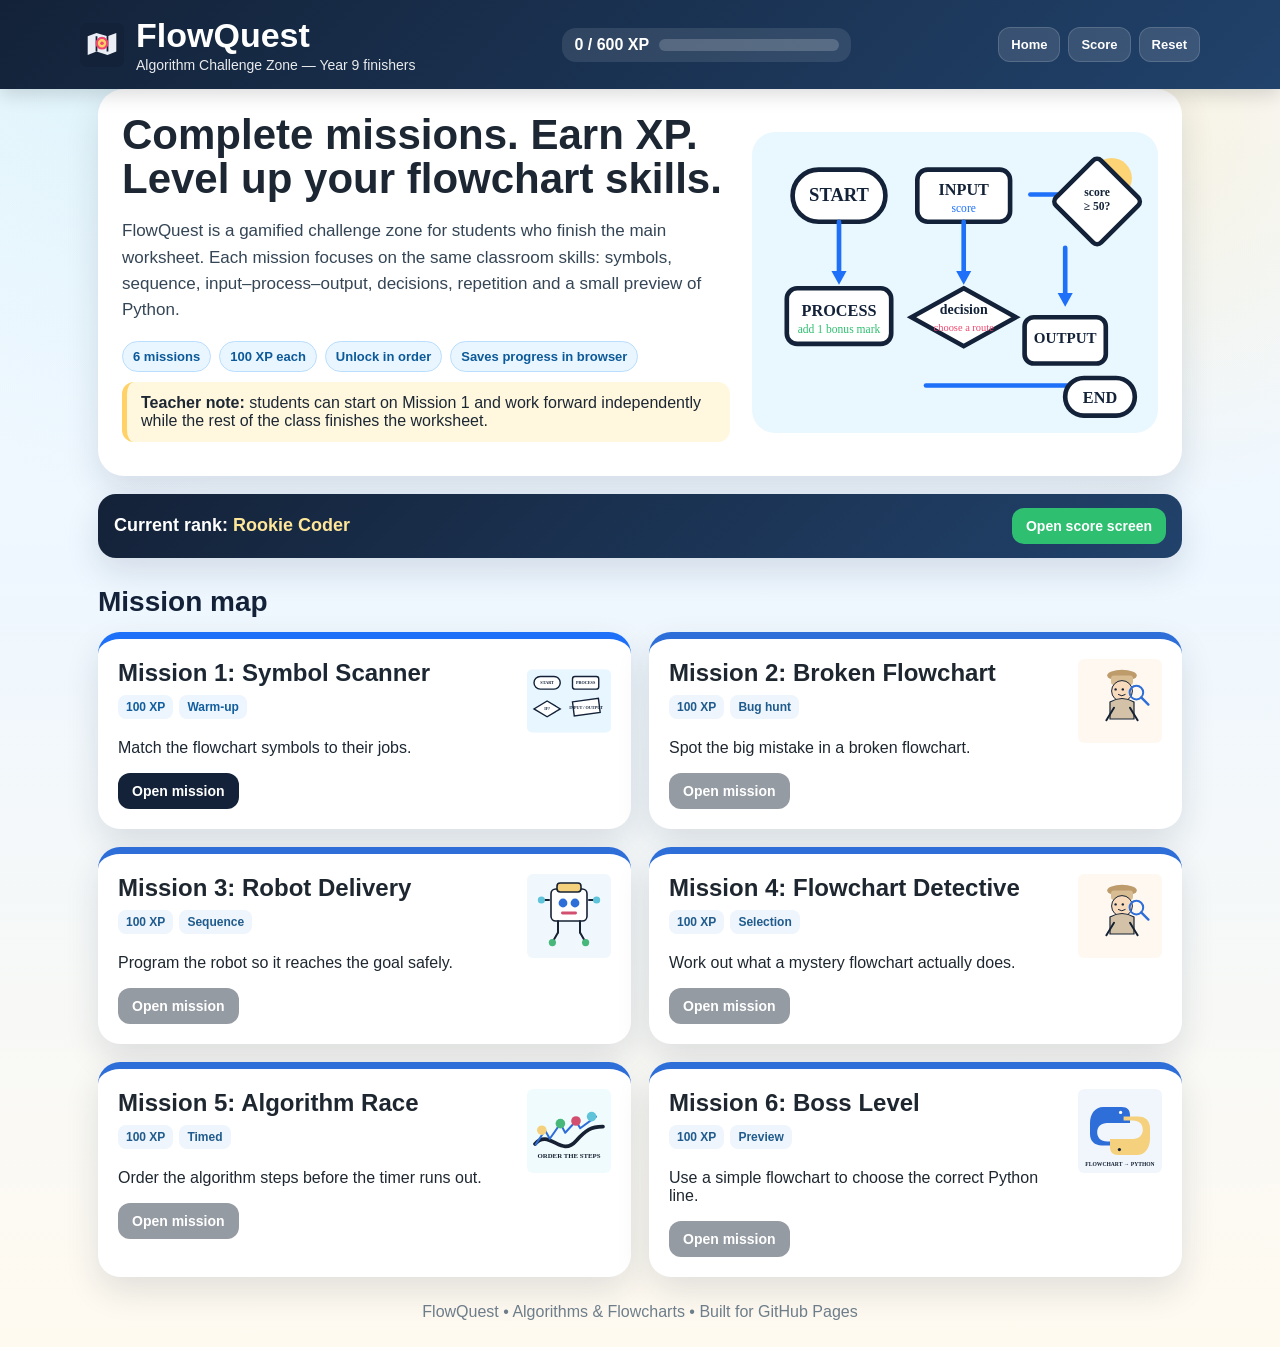
<file: index.html>
<!DOCTYPE html><html lang="en"><head>
<meta charset="UTF-8"><meta name="viewport" content="width=device-width, initial-scale=1.0">
<title>FlowQuest</title><link rel="stylesheet" href="style.css"><script src="app.js"></script>
</head><body>
<div id="siteHeader"></div>
<main class="wrap">
  <section class="hero">
    <div>
      <h2>Complete missions. Earn XP. Level up your flowchart skills.</h2>
      <p>FlowQuest is a gamified challenge zone for students who finish the main worksheet. Each mission focuses on the same classroom skills: symbols, sequence, input–process–output, decisions, repetition and a small preview of Python.</p>
      <div class="badgebar">
        <span class="badge">6 missions</span>
        <span class="badge">100 XP each</span>
        <span class="badge">Unlock in order</span>
        <span class="badge">Saves progress in browser</span>
      </div>
      <div class="note"><strong>Teacher note:</strong> students can start on Mission 1 and work forward independently while the rest of the class finishes the worksheet.</div>
    </div>
    <img src="hero-flowchart.svg" alt="Colourful flowchart illustration">
  </section>
  <div class="level-banner"><strong>Current rank: <span id="rankText">Rookie Coder</span></strong><a class="btn green" href="score.html">Open score screen</a></div>

  <h2 class="section-title">Mission map</h2>
  <section class="cardgrid">
    <article class="card" id="card1">
      <img class="thumb" src="symbols.svg" alt="Flowchart symbols">
      <h3>Mission 1: Symbol Scanner</h3>
      <div class="meta"><span class="chip">100 XP</span><span class="chip">Warm-up</span></div>
      <p>Match the flowchart symbols to their jobs.</p>
      <a class="btn" href="mission1.html">Open mission</a>
    </article>
    <article class="card locked" id="card2">
      <img class="thumb" src="detective.svg" alt="Detective with magnifying glass">
      <h3>Mission 2: Broken Flowchart</h3>
      <div class="meta"><span class="chip">100 XP</span><span class="chip">Bug hunt</span></div>
      <p>Spot the big mistake in a broken flowchart.</p>
      <a class="btn" href="mission2.html" data-requires="1">Open mission</a>
    </article>
    <article class="card locked" id="card3">
      <img class="thumb" src="robot.svg" alt="Robot illustration">
      <h3>Mission 3: Robot Delivery</h3>
      <div class="meta"><span class="chip">100 XP</span><span class="chip">Sequence</span></div>
      <p>Program the robot so it reaches the goal safely.</p>
      <a class="btn" href="mission3.html" data-requires="2">Open mission</a>
    </article>
    <article class="card locked" id="card4">
      <img class="thumb" src="detective.svg" alt="Detective illustration">
      <h3>Mission 4: Flowchart Detective</h3>
      <div class="meta"><span class="chip">100 XP</span><span class="chip">Selection</span></div>
      <p>Work out what a mystery flowchart actually does.</p>
      <a class="btn" href="mission4.html" data-requires="3">Open mission</a>
    </article>
    <article class="card locked" id="card5">
      <img class="thumb" src="race.svg" alt="Race illustration">
      <h3>Mission 5: Algorithm Race</h3>
      <div class="meta"><span class="chip">100 XP</span><span class="chip">Timed</span></div>
      <p>Order the algorithm steps before the timer runs out.</p>
      <a class="btn" href="mission5.html" data-requires="4">Open mission</a>
    </article>
    <article class="card locked" id="card6">
      <img class="thumb" src="python.svg" alt="Python illustration">
      <h3>Mission 6: Boss Level</h3>
      <div class="meta"><span class="chip">100 XP</span><span class="chip">Preview</span></div>
      <p>Use a simple flowchart to choose the correct Python line.</p>
      <a class="btn" href="mission6.html" data-requires="5">Open mission</a>
    </article>
  </section>
</main>
<div id="siteFooter"></div>
</body></html>
</file>
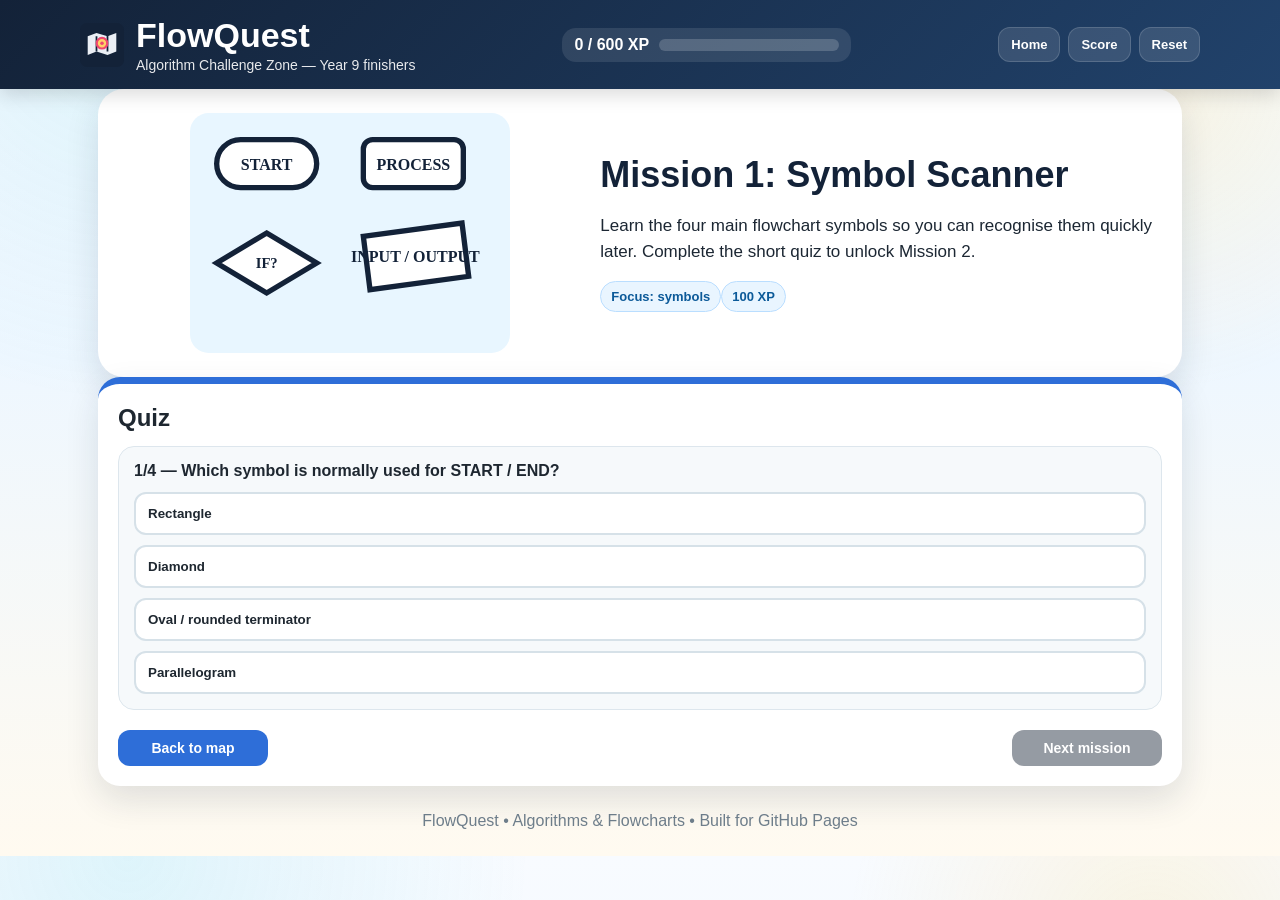
<file: mission1.html>
<!DOCTYPE html><html lang="en"><head><meta charset="UTF-8"><meta name="viewport" content="width=device-width, initial-scale=1.0"><title>Mission 1</title><link rel="stylesheet" href="style.css"><script src="app.js"></script></head><body>
<div id="siteHeader"></div><main class="wrap">
<section class="mission-hero"><img src="symbols.svg" alt="Flowchart symbols"><div><h2>Mission 1: Symbol Scanner</h2><p>Learn the four main flowchart symbols so you can recognise them quickly later. Complete the short quiz to unlock Mission 2.</p><div class="badgebar"><span class="badge">Focus: symbols</span><span class="badge">100 XP</span></div></div></section>
<section class="card"><h3>Quiz</h3><div id="quizPanel" class="panel"></div><div class="pager"><a class="btn alt" href="index.html">Back to map</a><a class="btn" href="mission2.html" data-requires="1">Next mission</a></div></section>
</main><div id="siteFooter"></div>
<script>
const qs=[["Which symbol is normally used for START / END?",["Rectangle","Diamond","Oval / rounded terminator","Parallelogram"],2],["Which symbol is used for a decision?",["Diamond","Rectangle","Oval","Arrow"],0],["Which symbol is usually used for input / output?",["Diamond","Parallelogram","Rectangle","Circle"],1],["Which symbol is normally used for a process or calculation?",["Rectangle","Diamond","Oval","Arrow"],0]];
let qi=0,score=0; function showQ(){const p=document.getElementById('quizPanel'); if(qi>=qs.length){fqComplete(1); p.innerHTML=fqCompletePanel(1,'mission2.html'); return;} const [q,opts,a]=qs[qi]; p.innerHTML=`<strong>${qi+1}/4 — ${q}</strong><div class="choice-list">${opts.map((o,i)=>`<button class="choice" onclick="ans(${i},${a},this)">${o}</button>`).join('')}</div><div id="fb"></div>`;} function ans(i,a,el){[...el.parentElement.children].forEach(b=>b.disabled=true); if(i===a){score++;el.classList.add('correct'); document.getElementById('fb').innerHTML='<div class="feedback good">Correct.</div>';} else {el.classList.add('wrong'); document.getElementById('fb').innerHTML='<div class="feedback bad">Not quite. Think about the purpose of each symbol.</div>';} setTimeout(()=>{qi++;showQ();},900);} document.addEventListener('DOMContentLoaded',showQ);
</script></body></html>
</file>
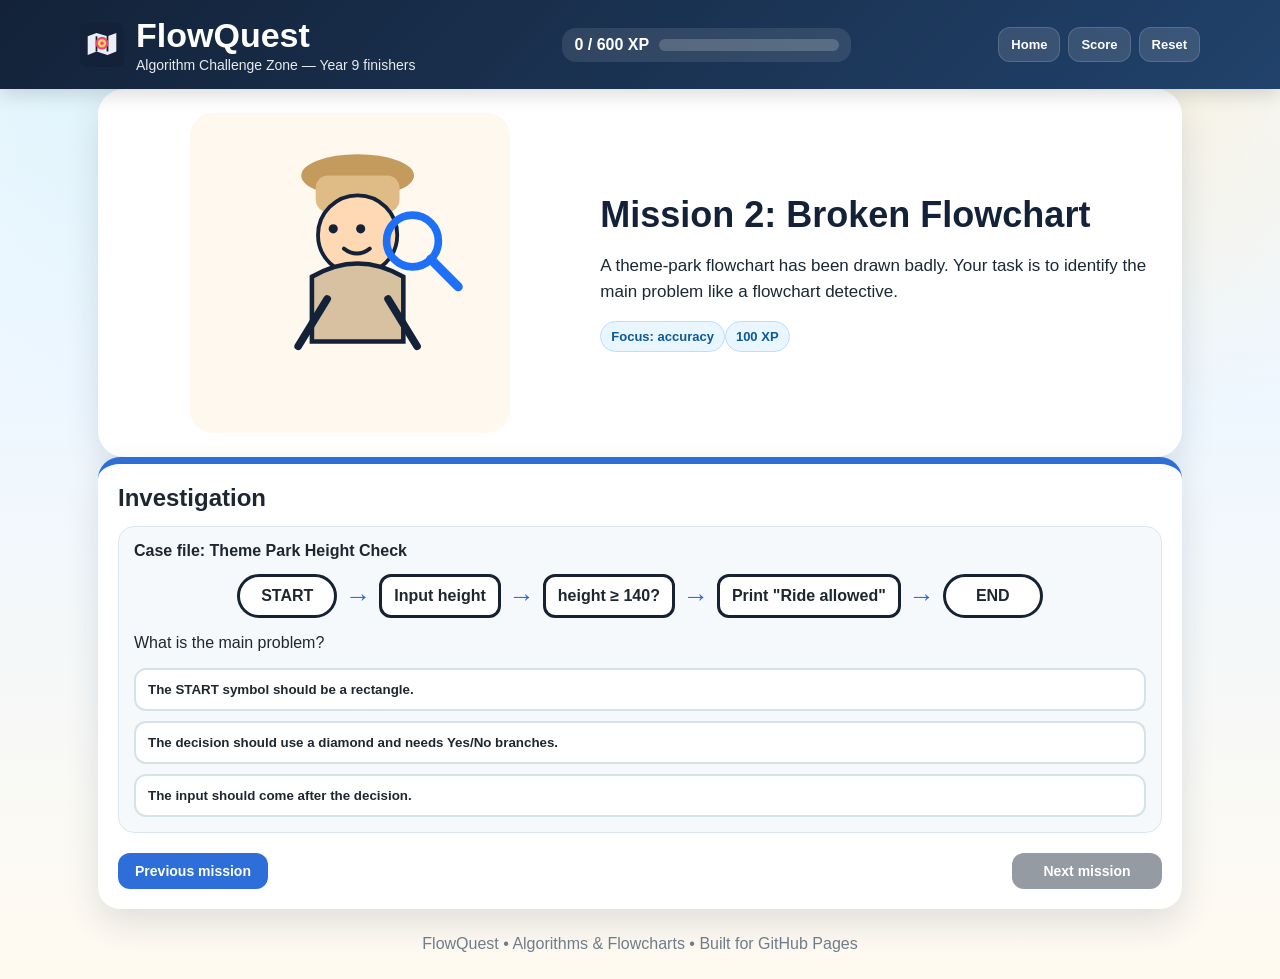
<file: mission2.html>
<!DOCTYPE html><html lang="en"><head><meta charset="UTF-8"><meta name="viewport" content="width=device-width, initial-scale=1.0"><title>Mission 2</title><link rel="stylesheet" href="style.css"><script src="app.js"></script></head><body>
<div id="siteHeader"></div><main class="wrap">
<section class="mission-hero"><img src="detective.svg" alt="Detective"><div><h2>Mission 2: Broken Flowchart</h2><p>A theme-park flowchart has been drawn badly. Your task is to identify the main problem like a flowchart detective.</p><div class="badgebar"><span class="badge">Focus: accuracy</span><span class="badge">100 XP</span></div></div></section>
<section class="card"><h3>Investigation</h3><div class="panel"><strong>Case file: Theme Park Height Check</strong><div class="flowbox"><div class="node oval">START</div><div class="arrow">→</div><div class="node">Input height</div><div class="arrow">→</div><div class="node">height ≥ 140?</div><div class="arrow">→</div><div class="node">Print "Ride allowed"</div><div class="arrow">→</div><div class="node oval">END</div></div><p>What is the main problem?</p><div class="choice-list"><button class="choice" onclick="pick(false,this)">The START symbol should be a rectangle.</button><button class="choice" onclick="pick(true,this)">The decision should use a diamond and needs Yes/No branches.</button><button class="choice" onclick="pick(false,this)">The input should come after the decision.</button></div><div id="fb"></div></div><div class="pager"><a class="btn alt" href="mission1.html">Previous mission</a><a class="btn" href="mission3.html" data-requires="2">Next mission</a></div></section>
</main><div id="siteFooter"></div><script>function pick(ok,el){[...el.parentElement.children].forEach(b=>b.disabled=true); if(ok){el.classList.add('correct'); fqComplete(2); document.getElementById('fb').innerHTML=fqCompletePanel(2,'mission3.html');} else {el.classList.add('wrong'); document.getElementById('fb').innerHTML='<div class="feedback bad">That is not the main issue. Look carefully at the decision step.</div>';}}</script></body></html>
</file>
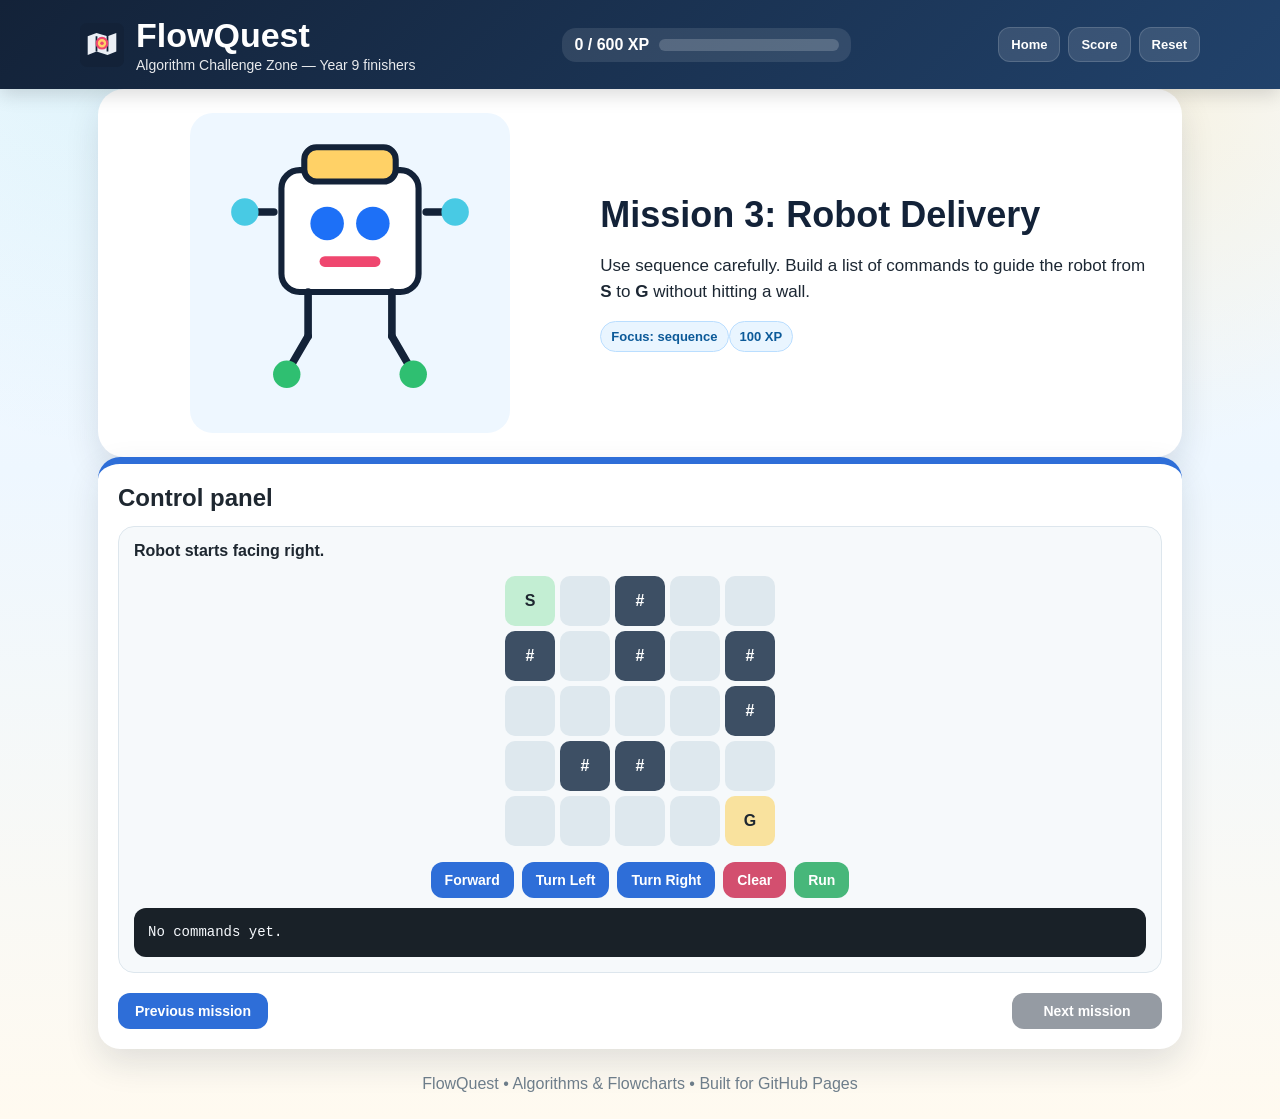
<file: mission3.html>
<!DOCTYPE html><html lang="en"><head><meta charset="UTF-8"><meta name="viewport" content="width=device-width, initial-scale=1.0"><title>Mission 3</title><link rel="stylesheet" href="style.css"><script src="app.js"></script></head><body>
<div id="siteHeader"></div><main class="wrap">
<section class="mission-hero"><img src="robot.svg" alt="Robot"><div><h2>Mission 3: Robot Delivery</h2><p>Use sequence carefully. Build a list of commands to guide the robot from <strong>S</strong> to <strong>G</strong> without hitting a wall.</p><div class="badgebar"><span class="badge">Focus: sequence</span><span class="badge">100 XP</span></div></div></section>
<section class="card"><h3>Control panel</h3><div class="panel"><strong>Robot starts facing right.</strong><div class="maze"><div class="cell start">S</div><div class="cell"></div><div class="cell wall">#</div><div class="cell"></div><div class="cell"></div><div class="cell wall">#</div><div class="cell"></div><div class="cell wall">#</div><div class="cell"></div><div class="cell wall">#</div><div class="cell"></div><div class="cell"></div><div class="cell"></div><div class="cell"></div><div class="cell wall">#</div><div class="cell"></div><div class="cell wall">#</div><div class="cell wall">#</div><div class="cell"></div><div class="cell"></div><div class="cell"></div><div class="cell"></div><div class="cell"></div><div class="cell"></div><div class="cell goal">G</div></div><div class="cmds"><button class="btn alt" onclick="add('F')">Forward</button><button class="btn alt" onclick="add('L')">Turn Left</button><button class="btn alt" onclick="add('R')">Turn Right</button><button class="btn red" onclick="seq=[];draw()">Clear</button><button class="btn green" onclick="runMaze()">Run</button></div><div class="codebox" id="seqbox">No commands yet.</div><div id="fb"></div></div><div class="pager"><a class="btn alt" href="mission2.html">Previous mission</a><a class="btn" href="mission4.html" data-requires="3">Next mission</a></div></section>
</main><div id="siteFooter"></div><script>let seq=[]; function add(c){seq.push(c);draw()} function draw(){document.getElementById('seqbox').textContent=seq.length?seq.join(' → '):'No commands yet.'} function runMaze(){let r=0,c=0,dir=1; const walls=new Set(['0,2','1,0','1,2','1,4','2,4','3,1','3,2']); let crashed=false; for(const cmd of seq){ if(cmd==='L')dir=(dir+3)%4; if(cmd==='R')dir=(dir+1)%4; if(cmd==='F'){ const dr=[-1,0,1,0][dir], dc=[0,1,0,-1][dir]; const nr=r+dr,nc=c+dc; if(nr<0||nr>4||nc<0||nc>4||walls.has(`${nr},${nc}`)){crashed=true;break;} r=nr;c=nc; } } const fb=document.getElementById('fb'); if(!crashed && r===4 && c===4){fqComplete(3); fb.innerHTML=fqCompletePanel(3,'mission4.html');} else if(crashed){fb.innerHTML='<div class="feedback bad">Crash! Adjust the sequence and retest.</div>';} else {fb.innerHTML=`<div class="feedback bad">Robot stopped at row ${r+1}, column ${c+1}. Keep debugging.</div>`;}}</script></body></html>
</file>
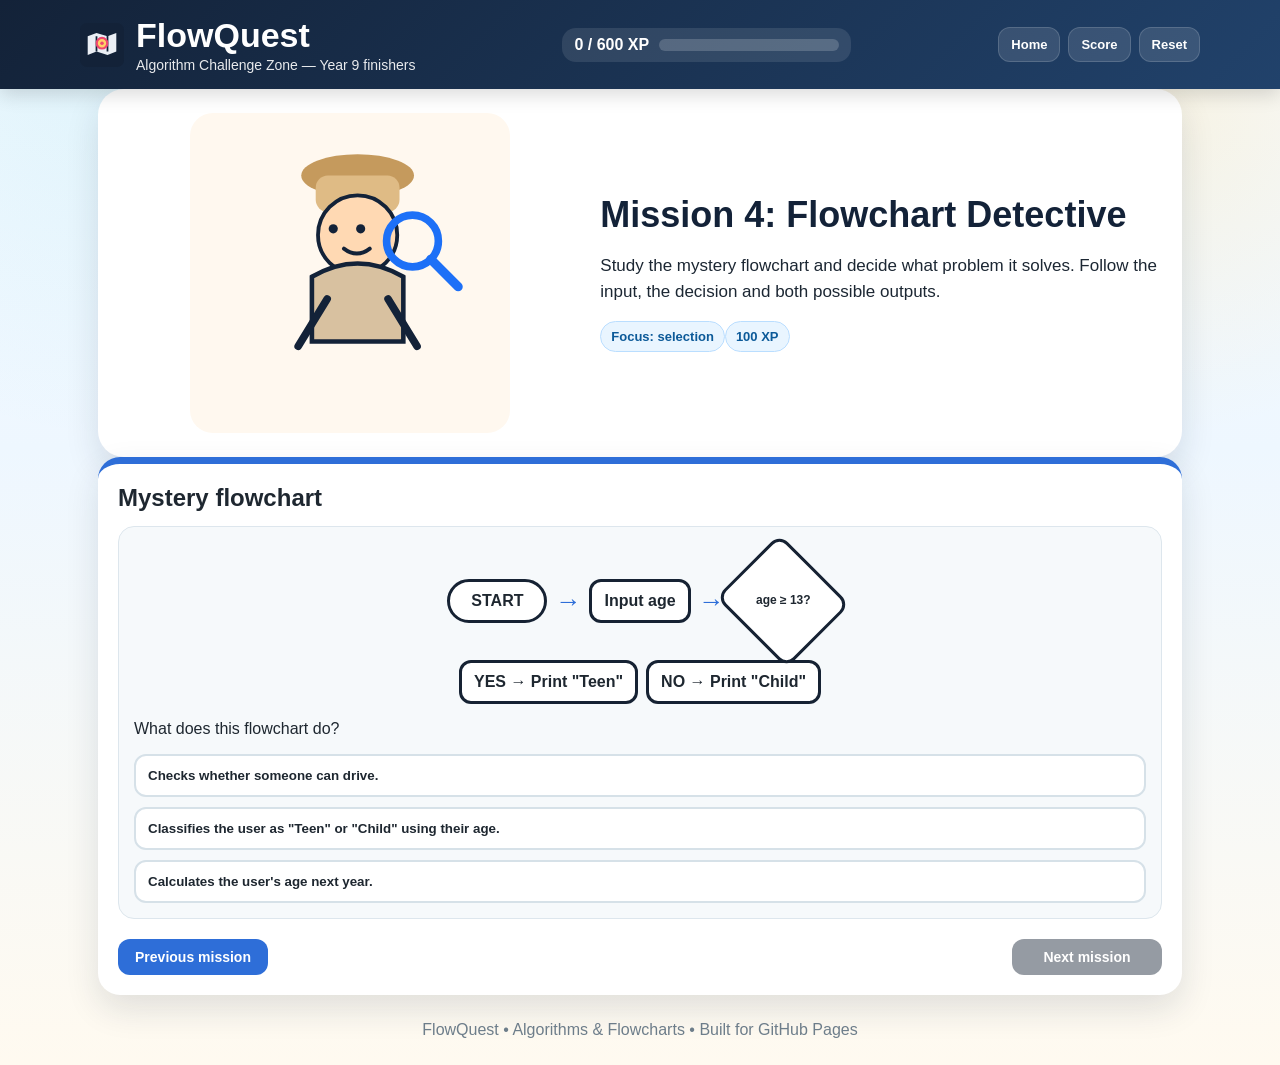
<file: mission4.html>
<!DOCTYPE html><html lang="en"><head><meta charset="UTF-8"><meta name="viewport" content="width=device-width, initial-scale=1.0"><title>Mission 4</title><link rel="stylesheet" href="style.css"><script src="app.js"></script></head><body>
<div id="siteHeader"></div><main class="wrap">
<section class="mission-hero"><img src="detective.svg" alt="Detective"><div><h2>Mission 4: Flowchart Detective</h2><p>Study the mystery flowchart and decide what problem it solves. Follow the input, the decision and both possible outputs.</p><div class="badgebar"><span class="badge">Focus: selection</span><span class="badge">100 XP</span></div></div></section>
<section class="card"><h3>Mystery flowchart</h3><div class="panel"><div class="flowbox"><div class="node oval">START</div><div class="arrow">→</div><div class="node">Input age</div><div class="arrow">→</div><div class="node diamond"><span>age ≥ 13?</span></div></div><div class="flowbox"><div class="node">YES → Print "Teen"</div><div class="node">NO → Print "Child"</div></div><p>What does this flowchart do?</p><div class="choice-list"><button class="choice" onclick="pick(false,this)">Checks whether someone can drive.</button><button class="choice" onclick="pick(true,this)">Classifies the user as "Teen" or "Child" using their age.</button><button class="choice" onclick="pick(false,this)">Calculates the user's age next year.</button></div><div id="fb"></div></div><div class="pager"><a class="btn alt" href="mission3.html">Previous mission</a><a class="btn" href="mission5.html" data-requires="4">Next mission</a></div></section>
</main><div id="siteFooter"></div><script>function pick(ok,el){[...el.parentElement.children].forEach(b=>b.disabled=true); if(ok){el.classList.add('correct'); fqComplete(4); document.getElementById('fb').innerHTML=fqCompletePanel(4,'mission5.html');} else {el.classList.add('wrong'); document.getElementById('fb').innerHTML='<div class="feedback bad">Try again: what is the input, what is the decision, and what are the outputs?</div>';}}</script></body></html>
</file>
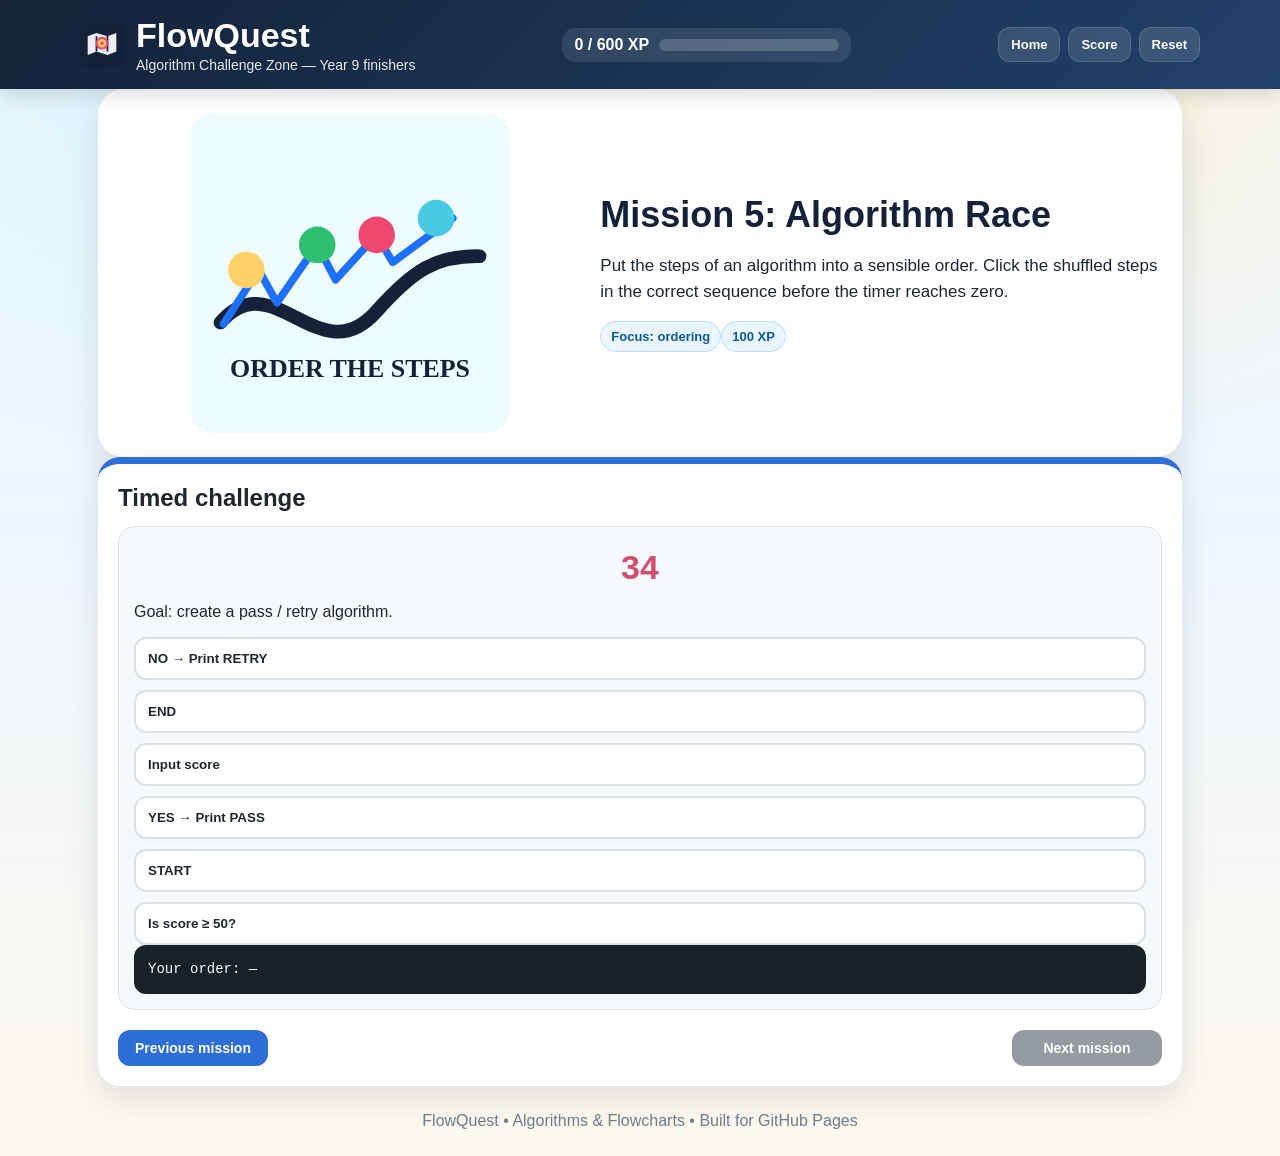
<file: mission5.html>
<!DOCTYPE html><html lang="en"><head><meta charset="UTF-8"><meta name="viewport" content="width=device-width, initial-scale=1.0"><title>Mission 5</title><link rel="stylesheet" href="style.css"><script src="app.js"></script></head><body>
<div id="siteHeader"></div><main class="wrap">
<section class="mission-hero"><img src="race.svg" alt="Race"><div><h2>Mission 5: Algorithm Race</h2><p>Put the steps of an algorithm into a sensible order. Click the shuffled steps in the correct sequence before the timer reaches zero.</p><div class="badgebar"><span class="badge">Focus: ordering</span><span class="badge">100 XP</span></div></div></section>
<section class="card"><h3>Timed challenge</h3><div class="panel"><div class="timer" id="timer">35</div><p>Goal: create a pass / retry algorithm.</p><div class="choice-list" id="choices"></div><div class="codebox" id="orderbox">Your order: —</div><div id="fb"></div></div><div class="pager"><a class="btn alt" href="mission4.html">Previous mission</a><a class="btn" href="mission6.html" data-requires="5">Next mission</a></div></section>
</main><div id="siteFooter"></div><script>const correct=['START','Input score','Is score ≥ 50?','YES → Print PASS','NO → Print RETRY','END']; let order=[]; let time=35; let timer; function start(){order=[]; time=35; const shuffled=['NO → Print RETRY','END','Input score','YES → Print PASS','START','Is score ≥ 50?']; document.getElementById('choices').innerHTML=shuffled.map(s=>`<button class="choice" onclick="pick(this)">${s}</button>`).join(''); document.getElementById('orderbox').textContent='Your order: —'; document.getElementById('fb').innerHTML=''; clearInterval(timer); timer=setInterval(()=>{time--; document.getElementById('timer').textContent=time; if(time<=0){clearInterval(timer); document.getElementById('fb').innerHTML='<div class="feedback bad">Time up. Refresh the page or try again.</div>'; [...document.querySelectorAll('#choices .choice')].forEach(b=>b.disabled=true);} },1000);} function pick(btn){order.push(btn.textContent); btn.disabled=true; document.getElementById('orderbox').textContent='Your order: '+order.join(' → '); if(order.length===6){clearInterval(timer); if(JSON.stringify(order)===JSON.stringify(correct)){fqComplete(5); document.getElementById('fb').innerHTML=fqCompletePanel(5,'mission6.html');} else {document.getElementById('fb').innerHTML='<div class="feedback bad">Not quite. Think carefully about where the decision belongs and where the two branches go.<br><br><button class="btn alt" onclick="start()">Try again</button></div>';}}} document.addEventListener('DOMContentLoaded',start);</script></body></html>
</file>
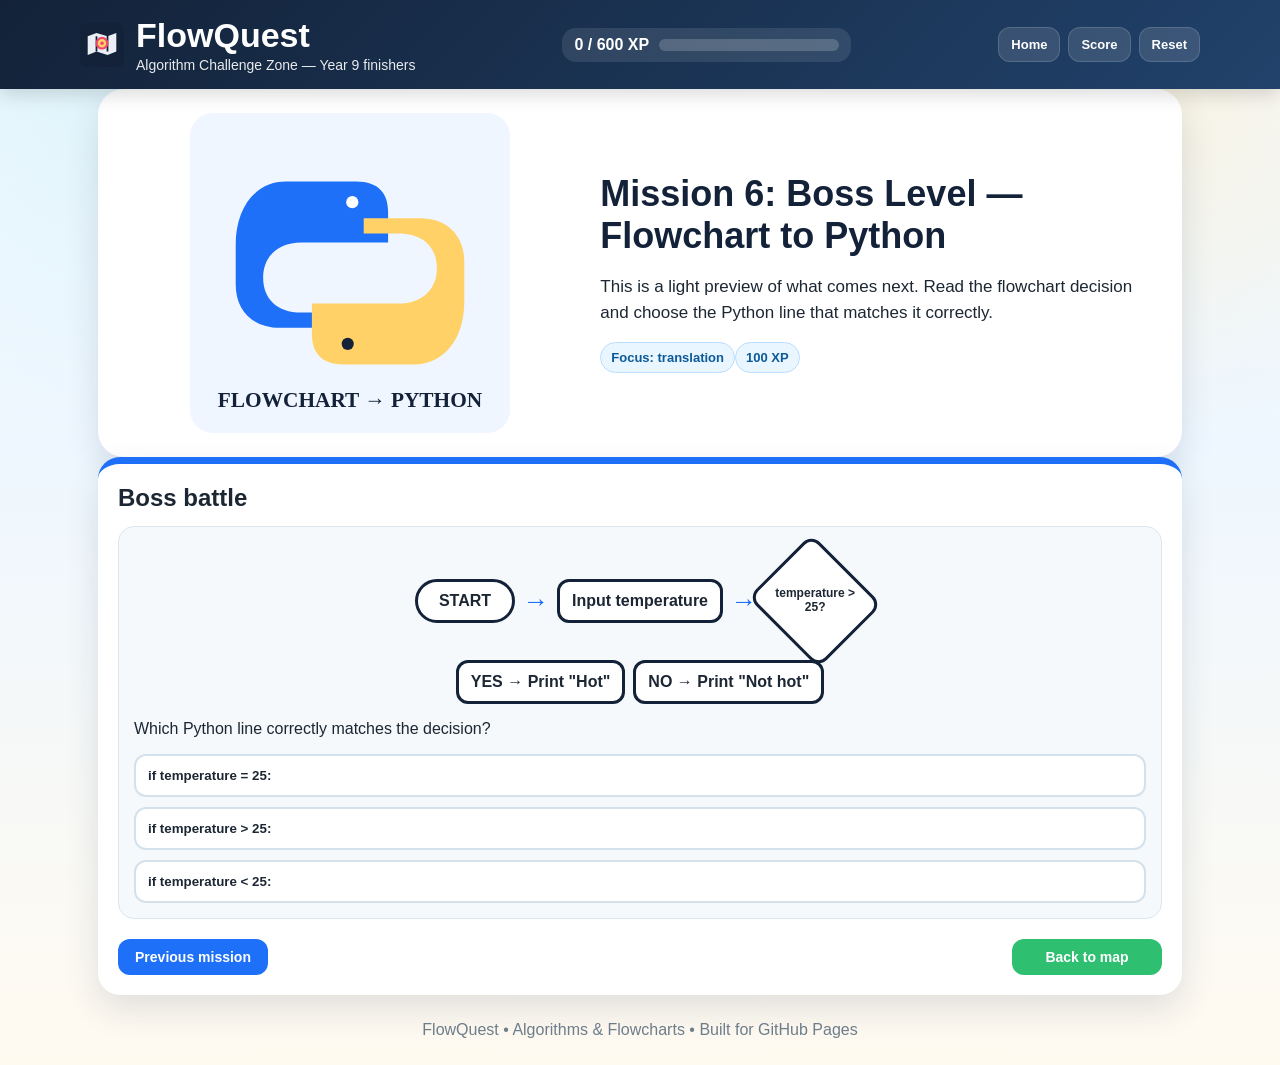
<file: mission6.html>
<!DOCTYPE html><html lang="en"><head><meta charset="UTF-8"><meta name="viewport" content="width=device-width, initial-scale=1.0"><title>Mission 6</title><link rel="stylesheet" href="style.css"><script src="app.js"></script></head><body>
<div id="siteHeader"></div><main class="wrap">
<section class="mission-hero"><img src="python.svg" alt="Python preview"><div><h2>Mission 6: Boss Level — Flowchart to Python</h2><p>This is a light preview of what comes next. Read the flowchart decision and choose the Python line that matches it correctly.</p><div class="badgebar"><span class="badge">Focus: translation</span><span class="badge">100 XP</span></div></div></section>
<section class="card"><h3>Boss battle</h3><div class="panel"><div class="flowbox"><div class="node oval">START</div><div class="arrow">→</div><div class="node">Input temperature</div><div class="arrow">→</div><div class="node diamond"><span>temperature > 25?</span></div></div><div class="flowbox"><div class="node">YES → Print "Hot"</div><div class="node">NO → Print "Not hot"</div></div><p>Which Python line correctly matches the decision?</p><div class="choice-list"><button class="choice" onclick="pick(false,this)">if temperature = 25:</button><button class="choice" onclick="pick(true,this)">if temperature > 25:</button><button class="choice" onclick="pick(false,this)">if temperature &lt; 25:</button></div><div id="fb"></div></div><div class="pager"><a class="btn alt" href="mission5.html">Previous mission</a><a class="btn green" href="index.html">Back to map</a></div></section>
</main><div id="siteFooter"></div><script>function pick(ok,el){[...el.parentElement.children].forEach(b=>b.disabled=true); if(ok){el.classList.add('correct'); fqComplete(6); document.getElementById('fb').innerHTML=fqCompletePanel(6,'score.html');} else {el.classList.add('wrong'); document.getElementById('fb').innerHTML='<div class="feedback bad">Check the comparison operator in the flowchart.</div>';}}</script></body></html>
</file>
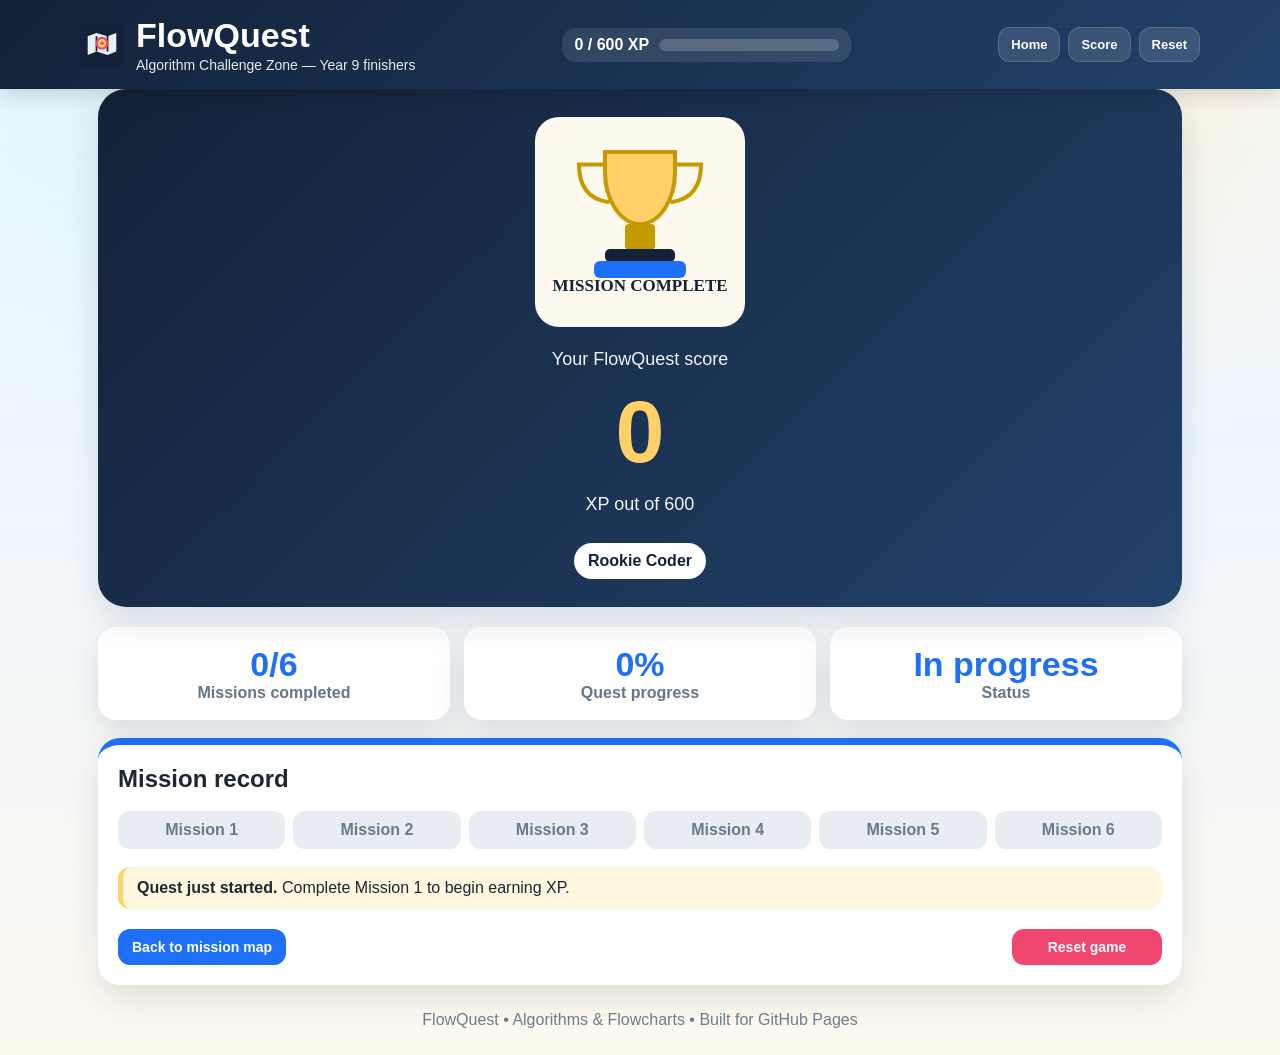
<file: score.html>
<!DOCTYPE html><html lang="en"><head>
<meta charset="UTF-8"><meta name="viewport" content="width=device-width, initial-scale=1.0">
<title>FlowQuest Score</title><link rel="stylesheet" href="style.css"><script src="app.js"></script>
</head><body>
<div id="siteHeader"></div>
<main class="wrap">
  <section class="score-hero">
    <img class="score-trophy" src="trophy.svg" alt="FlowQuest trophy">
    <p>Your FlowQuest score</p>
    <div class="score-number" id="finalXP">0</div>
    <p>XP out of 600</p>
    <div class="rank-pill" id="finalRank">Rookie Coder</div>
  </section>

  <section class="score-grid">
    <div class="score-card"><div class="num" id="missionsDone">0</div><div class="lab">Missions completed</div></div>
    <div class="score-card"><div class="num" id="percentDone">0%</div><div class="lab">Quest progress</div></div>
    <div class="score-card"><div class="num" id="statusText">In progress</div><div class="lab">Status</div></div>
  </section>

  <section class="card" style="margin-top:18px">
    <h3>Mission record</h3>
    <div class="mission-strip" id="missionStrip"></div>
    <div id="scoreMessage" class="note" style="margin-top:18px"></div>
    <div class="pager">
      <a class="btn alt" href="index.html">Back to mission map</a>
      <button class="btn red" onclick="fqReset()">Reset game</button>
    </div>
  </section>
</main>
<div id="siteFooter"></div>
<script>
document.addEventListener('DOMContentLoaded',()=>{
  const done=flowState.done.length;
  document.getElementById('finalXP').textContent=flowState.xp;
  document.getElementById('finalRank').textContent=fqRank();
  document.getElementById('missionsDone').textContent=`${done}/6`;
  document.getElementById('percentDone').textContent=`${Math.round((done/6)*100)}%`;
  document.getElementById('statusText').textContent=done===6?'Complete':'In progress';
  document.getElementById('missionStrip').innerHTML=[1,2,3,4,5,6].map(n=>`<div class="mission-chip ${flowState.done.includes(n)?'done':''}">Mission ${n}${flowState.done.includes(n)?' ✓':''}</div>`).join('');
  const msg=document.getElementById('scoreMessage');
  if(done===6){
    msg.innerHTML='<strong>FlowQuest complete!</strong> You have completed all six missions and reached <strong>Flowchart Master</strong> rank.';
    setTimeout(fqCelebrate,350);
  }else if(done>=4){msg.innerHTML='<strong>Nearly there.</strong> Finish the remaining missions to unlock the final Flowchart Master rank.';}
  else if(done>=2){msg.innerHTML='<strong>Good progress.</strong> Your XP is building — keep moving through the mission map.';}
  else{msg.innerHTML='<strong>Quest just started.</strong> Complete Mission 1 to begin earning XP.';}
});
</script>
</body></html>
</file>
<file: style.css>
:root{
  --navy:#132238;
  --blue:#1d70f7;
  --cyan:#48cae4;
  --yellow:#ffd166;
  --green:#2fbf71;
  --red:#ef476f;
  --ink:#1c2733;
  --paper:#f7fbff;
  --card:#ffffff;
  --muted:#6c7c89;
  --shadow:0 14px 34px rgba(19,34,56,.12);
}
*{box-sizing:border-box}
html,body{margin:0;padding:0}
body{
  font-family:"Trebuchet MS", Arial, sans-serif;
  color:var(--ink);
  background:
    radial-gradient(circle at 10% 0%, rgba(72,202,228,.15), transparent 28%),
    radial-gradient(circle at 90% 10%, rgba(255,209,102,.18), transparent 22%),
    linear-gradient(180deg,#f8fbff,#eef7ff 42%, #fffaf0);
}
a{text-decoration:none;color:inherit}
.wrap{max-width:1120px;margin:auto;padding:0 18px}
header{
  background:linear-gradient(135deg,var(--navy),#21426b);
  color:#fff; position:sticky; top:0; z-index:20;
  box-shadow:0 6px 18px rgba(0,0,0,.14);
}
.header-inner{display:flex;align-items:center;justify-content:space-between;gap:12px;padding:16px 0;flex-wrap:wrap}
.brand{display:flex;align-items:center;gap:12px}
.brand img{width:44px;height:44px}
.brand h1{margin:0;font-size:clamp(22px,3.4vw,34px)}
.brand p{margin:2px 0 0;opacity:.9;font-size:14px}
.nav{display:flex;gap:8px;flex-wrap:wrap}
.nav a,.nav button{
  background:rgba(255,255,255,.12);border:1px solid rgba(255,255,255,.15);color:#fff;
  border-radius:12px;padding:9px 12px;font-weight:700;font-size:13px;cursor:pointer
}
.nav a:hover,.nav button:hover{background:rgba(255,255,255,.2)}
.progressbox{display:flex;align-items:center;gap:10px;background:rgba(255,255,255,.1);padding:8px 12px;border-radius:14px}
.progressbar{width:180px;height:12px;background:rgba(255,255,255,.18);border-radius:999px;overflow:hidden}
.progressfill{height:100%;width:0;background:linear-gradient(90deg,var(--yellow),#ffe98f);transition:.35s}
main{padding:28px 0 56px}
.hero{
  display:grid;grid-template-columns:1.2fr .8fr;gap:22px;align-items:center;
  background:var(--card);border-radius:26px;box-shadow:var(--shadow);padding:24px;overflow:hidden
}
.hero h2{margin:0 0 8px;font-size:clamp(28px,4vw,42px);line-height:1.05}
.hero p{font-size:17px;line-height:1.55;color:#344555}
.hero img{width:100%;max-width:420px;justify-self:center}
.hero .badgebar{display:flex;gap:8px;flex-wrap:wrap;margin-top:12px}
.badge{display:inline-block;background:#e9f5ff;border:1px solid #badeff;color:#0c5a99;padding:7px 10px;border-radius:999px;font-weight:800;font-size:13px}
.section-title{margin:28px 0 14px;font-size:28px;color:var(--navy)}
.cardgrid{display:grid;grid-template-columns:repeat(2,minmax(0,1fr));gap:18px}
.card{
  background:var(--card);border-radius:22px;box-shadow:var(--shadow);padding:20px;position:relative;overflow:hidden;border-top:7px solid var(--blue)
}
.card.locked{opacity:.52;filter:grayscale(.22)}
.card h3{margin:0 0 8px;font-size:24px}
.card .meta{font-size:13px;color:var(--muted);margin-bottom:12px}
.card img.thumb{width:84px;height:84px;float:right;margin-left:8px}
.chip{display:inline-block;background:#edf5ff;color:#125e9d;padding:5px 8px;border-radius:8px;font-size:12px;font-weight:800;margin-right:6px;margin-bottom:4px}
.btn{
  display:inline-block;background:var(--navy);color:#fff;padding:10px 14px;border-radius:12px;font-weight:800;border:none;cursor:pointer;font-size:14px
}
.btn.alt{background:var(--blue)}
.btn.green{background:var(--green)}
.btn.red{background:var(--red)}
.btn:disabled{opacity:.45;cursor:not-allowed}
.panel{margin-top:14px;background:#f5f9fc;border:1px solid #dbe6ef;border-radius:16px;padding:15px}
.choice-list{display:grid;gap:10px;margin-top:12px}
.choice{
  width:100%;text-align:left;background:#fff;color:var(--ink);border:2px solid #d4e1eb;border-radius:12px;padding:12px;font-weight:700;cursor:pointer
}
.choice:hover{border-color:#8db8db}
.choice.correct{border-color:var(--green);background:#e8faf0}
.choice.wrong{border-color:var(--red);background:#fff0f3}
.feedback{margin-top:10px;font-weight:900;font-size:15px}
.good{color:#1a824d}.bad{color:#b12d4e}
.flowbox{display:flex;gap:8px;align-items:center;justify-content:center;flex-wrap:wrap;margin:14px 0}
.node{background:#fff;border:3px solid var(--navy);padding:10px 12px;border-radius:12px;min-width:100px;text-align:center;font-weight:800}
.oval{border-radius:999px}
.diamond{transform:rotate(45deg);width:90px;height:90px;display:grid;place-items:center;padding:4px}
.diamond span{transform:rotate(-45deg);font-size:12px;line-height:1.15}
.arrow{font-size:26px;color:var(--blue);font-weight:900}
.note{background:#fff8df;border-left:5px solid var(--yellow);padding:12px 14px;border-radius:12px;margin:10px 0}
.maze{display:grid;grid-template-columns:repeat(5,50px);gap:5px;justify-content:center;margin:16px auto}
.cell{width:50px;height:50px;background:#dce8f0;border-radius:10px;display:grid;place-items:center;font-weight:900}
.wall{background:#38506a;color:#fff}.start{background:#baf1ce}.goal{background:#ffe28b}
.cmds{display:flex;gap:8px;justify-content:center;flex-wrap:wrap;margin:8px 0 10px}
.codebox{white-space:pre-wrap;background:#17212b;color:#f7fbff;padding:14px;border-radius:12px;font-family:Consolas,monospace;line-height:1.5;font-size:14px}
.timer{font-size:34px;font-weight:900;color:var(--red);text-align:center;margin:6px 0 10px}
.pager{display:flex;justify-content:space-between;gap:12px;flex-wrap:wrap;margin-top:20px}
.pager a,.pager button{min-width:150px;text-align:center}
.mission-hero{display:grid;grid-template-columns:.9fr 1.1fr;gap:22px;align-items:center;background:var(--card);box-shadow:var(--shadow);border-radius:26px;padding:24px}
.mission-hero img{width:100%;max-width:320px;justify-self:center}
.mission-hero h2{font-size:36px;margin:0 0 8px;color:var(--navy)}
.mission-hero p{font-size:17px;line-height:1.5}
footer{text-align:center;color:#6f7f8c;padding:26px 10px}
.hidden{display:none!important}
@media(max-width:820px){
  .hero,.mission-hero,.cardgrid{grid-template-columns:1fr}
  .progressbar{width:130px}
  .brand{align-items:flex-start}
}

/* ---------- Game polish / animation layer ---------- */
@keyframes floaty {0%,100%{transform:translateY(0)}50%{transform:translateY(-8px)}}
@keyframes popIn {0%{transform:scale(.72);opacity:0}70%{transform:scale(1.06);opacity:1}100%{transform:scale(1);opacity:1}}
@keyframes slideUp {0%{transform:translateY(24px);opacity:0}100%{transform:translateY(0);opacity:1}}
@keyframes glow {0%,100%{box-shadow:0 0 0 rgba(255,209,102,0)}50%{box-shadow:0 0 32px rgba(255,209,102,.48)}}
@keyframes pulse {0%,100%{transform:scale(1)}50%{transform:scale(1.04)}}
@keyframes shake {0%,100%{transform:translateX(0)}20%{transform:translateX(-5px)}40%{transform:translateX(5px)}60%{transform:translateX(-3px)}80%{transform:translateX(3px)}}
@keyframes confettiFall {0%{transform:translateY(-12vh) rotate(0deg);opacity:1}100%{transform:translateY(110vh) rotate(720deg);opacity:.92}}

.hero img,.mission-hero img{animation:floaty 3.6s ease-in-out infinite}
.card{animation:slideUp .45s ease both;transition:transform .18s ease, box-shadow .18s ease}
.card:hover{transform:translateY(-4px);box-shadow:0 18px 38px rgba(19,34,56,.17)}
.cardgrid .card:nth-child(2){animation-delay:.05s}.cardgrid .card:nth-child(3){animation-delay:.1s}.cardgrid .card:nth-child(4){animation-delay:.15s}.cardgrid .card:nth-child(5){animation-delay:.2s}.cardgrid .card:nth-child(6){animation-delay:.25s}
.btn{transition:transform .16s ease, filter .16s ease, box-shadow .16s ease}
.btn:hover:not(:disabled){transform:translateY(-2px) scale(1.02);filter:brightness(1.06);box-shadow:0 8px 16px rgba(19,34,56,.16)}
.choice{transition:transform .13s ease, border-color .13s ease, background .13s ease}
.choice:hover:not(:disabled){transform:translateX(3px)}
.choice.correct{animation:popIn .32s ease}
.choice.wrong{animation:shake .36s ease}
.progressfill{position:relative;overflow:hidden}
.progressfill::after{content:"";position:absolute;inset:0;background:linear-gradient(90deg,transparent,rgba(255,255,255,.55),transparent);transform:translateX(-100%);animation:shine 2.8s infinite}
@keyframes shine{to{transform:translateX(100%)}}

.level-banner{margin:18px 0 0;background:linear-gradient(135deg,#142238,#21426b);color:#fff;border-radius:18px;padding:14px 16px;display:flex;align-items:center;justify-content:space-between;gap:14px;box-shadow:var(--shadow)}
.level-banner strong{font-size:18px}.level-banner span{color:#ffe699;font-weight:900}

.complete-pop{
  margin-top:14px;background:linear-gradient(135deg,#e9fff3,#fff8d9);border:2px solid #80d9a5;border-radius:18px;padding:18px;text-align:center;animation:popIn .45s ease, glow 1.8s ease-in-out 2
}
.complete-pop h3{margin:0 0 6px;font-size:24px;color:#136d42}
.complete-pop .bigxp{font-size:32px;font-weight:900;color:#132238}

.score-hero{background:linear-gradient(135deg,#142238,#21426b);color:white;border-radius:28px;padding:28px;box-shadow:var(--shadow);text-align:center;position:relative;overflow:hidden}
.score-hero h2{font-size:clamp(34px,6vw,58px);margin:8px 0}.score-hero p{font-size:18px;opacity:.95}
.score-trophy{width:210px;max-width:55%;animation:floaty 3s ease-in-out infinite, glow 2.2s ease-in-out infinite;border-radius:24px}
.score-number{font-size:clamp(52px,10vw,88px);font-weight:900;color:#ffd166;line-height:1}
.rank-pill{display:inline-block;margin-top:10px;background:#fff;color:#132238;padding:9px 14px;border-radius:999px;font-weight:900}
.score-grid{display:grid;grid-template-columns:repeat(3,1fr);gap:14px;margin-top:20px}
.score-card{background:#fff;border-radius:18px;padding:18px;box-shadow:var(--shadow);text-align:center}
.score-card .num{font-size:34px;font-weight:900;color:#1d70f7}.score-card .lab{color:#647789;font-weight:700}
.mission-strip{display:grid;grid-template-columns:repeat(6,1fr);gap:8px;margin-top:18px}
.mission-chip{padding:10px 6px;border-radius:12px;background:#e7edf2;color:#687b8a;font-weight:900;text-align:center}
.mission-chip.done{background:#dff7e9;color:#137344;border:2px solid #7bd8a2}

.confetti-piece{position:fixed;top:-20px;width:10px;height:16px;border-radius:2px;z-index:9999;pointer-events:none;animation:confettiFall linear forwards}

.screen-flash{position:fixed;inset:0;background:rgba(255,255,255,.72);z-index:9998;pointer-events:none;opacity:0;transition:opacity .2s ease}
.screen-flash.show{opacity:1}

@media(max-width:720px){.score-grid{grid-template-columns:1fr}.mission-strip{grid-template-columns:repeat(3,1fr)}}
</file>
